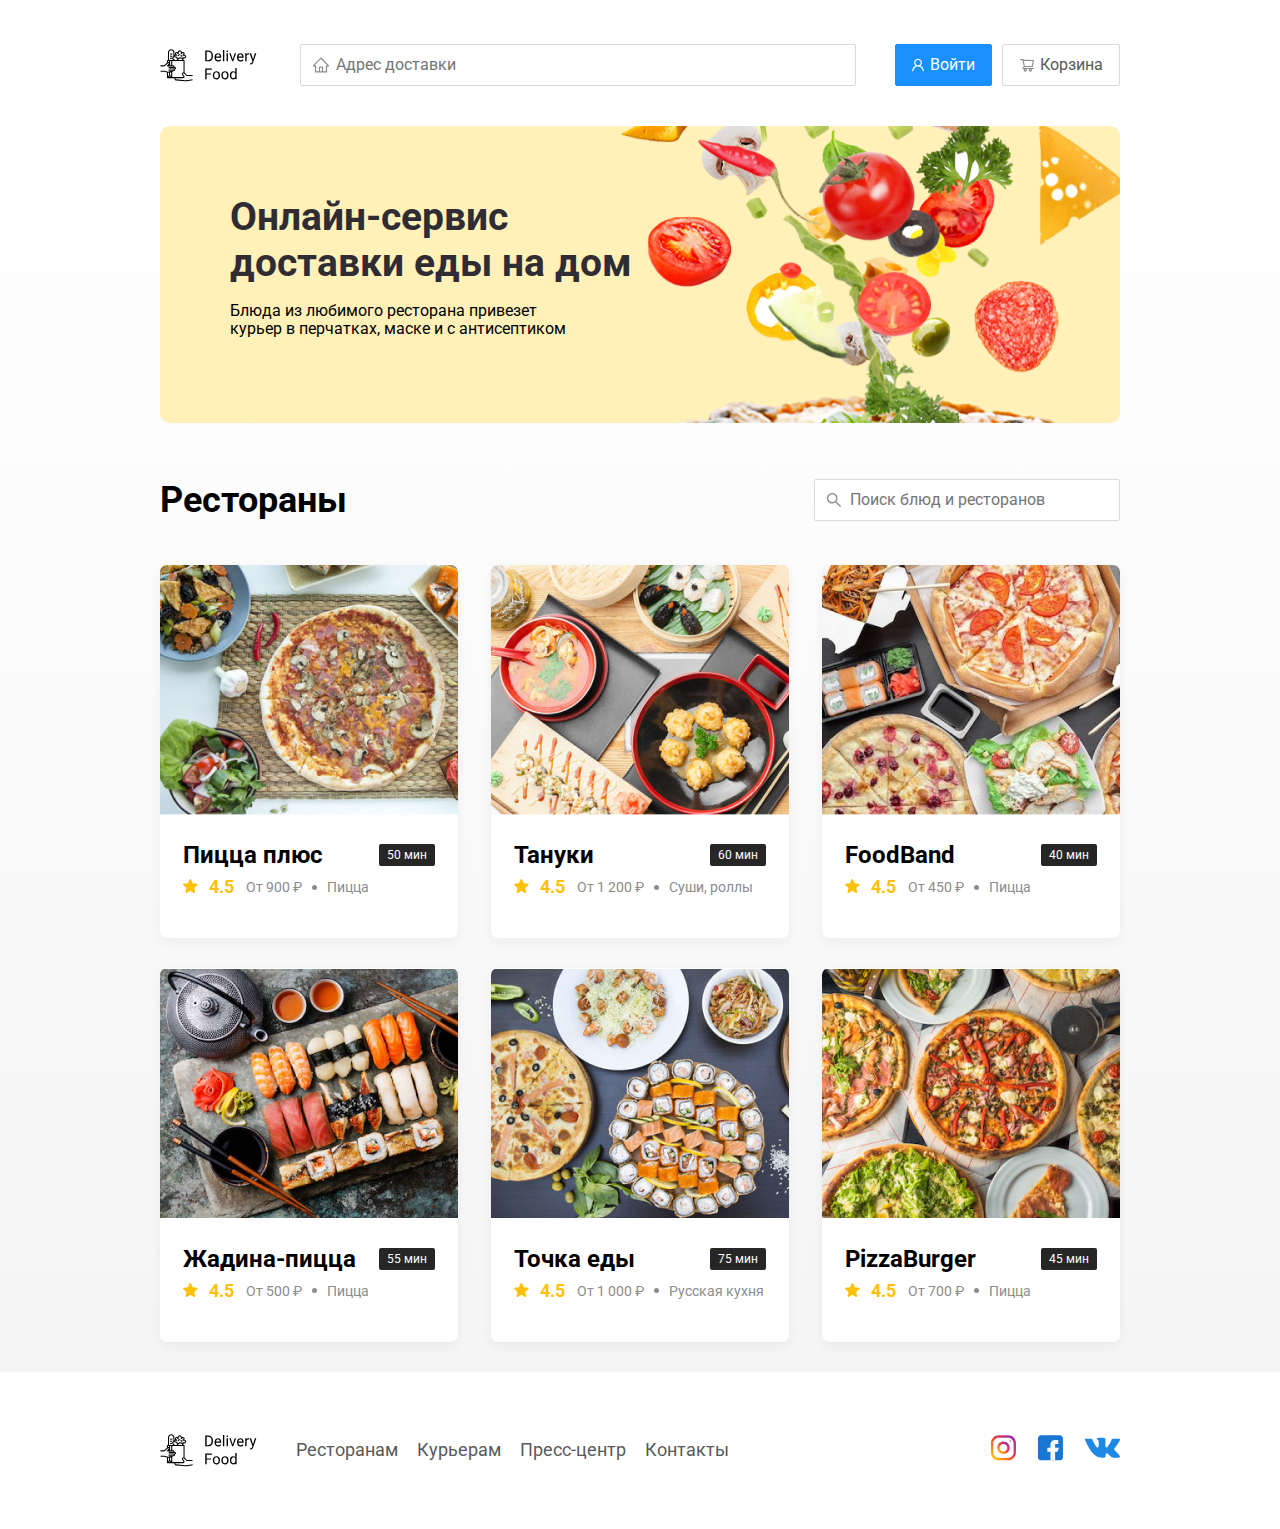
<file: index.html>
<!DOCTYPE html>
<html lang="ru">
<head>
    <meta charset="UTF-8">
    <meta http-equiv="X-UA-Compatible" content="IE=edge">
    <meta name="viewport" content="width=device-width, initial-scale=1.0">
    <title>Delivery Food - доставка еды на дом!</title>
    <link rel="preconnect" href="https://fonts.googleapis.com">
    <link rel="preconnect" href="https://fonts.gstatic.com" crossorigin>
    <link href="https://fonts.googleapis.com/css2?family=Roboto:wght@400;700&display=swap" rel="stylesheet">
    <link rel="stylesheet" href="css/style.css">
</head>
<body>
    <header class="header">
        <div class="container">
            <div class="header-wrapper">
                <img src="/img/logo.svg" alt="Logo: Delivery Food" class="logo">
                <input type="text" class="input search-address" placeholder="Адрес доставки" >
                <div class="buttons">
                    <button class="button button-primary">
                        <img src="/img/user.svg" alt="user" class="button-icon">
                        <span class="button-text">Войти</span>
                    </button>
                    <button class="button">
                        <img src="/img/basket.svg" alt="" class="button-icon">
                        <span class="button-text">Корзина</span>
                    </button>
                </div>
            </div>

        </div>
        <!-- /.container -->
    </header>
    <!-- /.header -->


    <main class="main">
        <section class="promo">
            <div class="container">
                <div class="promo__wrapper">
                    <h1 class="promo__title">Онлайн-сервис <br> доставки еды на дом</h1>
                    <p class="promo_subtitle">
                        Блюда из любимого ресторана привезет <br> курьер в перчатках, маске и с антисептиком
                    </p>
                </div>
            </div>
            <!-- /.promo__block -->
        </section>
        <!-- /.promo -->
    
        <section class="restaurants">
            <div class="container">
                <div class="restaurants__header">
                    <h2 class="restaurants__title">Рестораны</h2>
                    <input type="text" class="input input-search" placeholder="Поиск блюд и ресторанов" >
                </div>
                <div class="cards">
                    <div class="card">
                        <img src="img/image.jpg" alt="image" class="card-image">
                        <div class="card__text">
                            <div class="card__heading">
                                <h3 class="card__title">Пицца плюс</h3>
                                <span class="card__tag tag">50 мин</span>
                                <!-- /.card__tag tag -->
                            </div>
                            <!-- /.card__heading -->
                            <div class="card__info">
                                <div class="rating">
                                    <div class="rating__points">
                                        <img src="/img/star.svg" alt="" class="rating__img">
                                        4.5
                                    </div>
                                    <div class="rating__price">От 900 ₽</div>
                                    <div class="rating__category">Пицца</div>
                                </div>
                            </div>
                            <!-- /.card__info -->
                        </div>
                    </div>
                    <!-- /.card -->
                    <div class="card">
                        <img src="img/tanuki.jpg" alt="image" class="card-image">
                        <div class="card__text">
                            <div class="card__heading">
                                <h3 class="card__title">Тануки</h3>
                                <span class="card__tag tag">60 мин</span>
                                <!-- /.card__tag tag -->
                            </div>
                            <!-- /.card__heading -->
                            <div class="card__info">
                                <div class="rating">
                                    <div class="rating__points">
                                        <img src="/img/star.svg" alt="" class="rating__img">
                                        4.5
                                    </div>
                                    <div class="rating__price">От 1 200 ₽</div>
                                    <div class="rating__category">Суши, роллы</div>
                                </div>
                            </div>
                            <!-- /.card__info -->
                        </div>
                    </div>
                    <!-- /.card -->
                    <div class="card">
                        <img src="img/foodband.jpg" alt="image" class="card-image">
                        <div class="card__text">
                            <div class="card__heading">
                                <h3 class="card__title">FoodBand</h3>
                                <span class="card__tag tag">40 мин</span>
                                <!-- /.card__tag tag -->
                            </div>
                            <!-- /.card__heading -->
                            <div class="card__info">
                                <div class="rating">
                                    <div class="rating__points">
                                        <img src="/img/star.svg" alt="" class="rating__img">
                                        4.5
                                    </div>
                                    <div class="rating__price">От 450 ₽</div>
                                    <div class="rating__category">Пицца</div>
                                </div>
                            </div>
                            <!-- /.card__info -->
                        </div>
                    </div>
                    <!-- /.card -->
                    <div class="card">
                        <img src="img/jadina.jpg" alt="image" class="card-image">
                        <div class="card__text">
                            <div class="card__heading">
                                <h3 class="card__title">Жадина-пицца</h3>
                                <span class="card__tag tag">55 мин</span>
                                <!-- /.card__tag tag -->
                            </div>
                            <!-- /.card__heading -->
                            <div class="card__info">
                                <div class="rating">
                                    <div class="rating__points">
                                        <img src="/img/star.svg" alt="" class="rating__img">
                                        4.5
                                    </div>
                                    <div class="rating__price">От 500 ₽</div>
                                    <div class="rating__category">Пицца</div>
                                </div>
                            </div>
                            <!-- /.card__info -->
                        </div>
                    </div>
                    <!-- /.card -->
                    <div class="card">
                        <img src="img/foodplace.jpg" alt="image" class="card-image">
                        <div class="card__text">
                            <div class="card__heading">
                                <h3 class="card__title">Точка еды</h3>
                                <span class="card__tag tag">75 мин</span>
                                <!-- /.card__tag tag -->
                            </div>
                            <!-- /.card__heading -->
                            <div class="card__info">
                                <div class="rating">
                                    <div class="rating__points">
                                        <img src="/img/star.svg" alt="" class="rating__img">
                                        4.5
                                    </div>
                                    <div class="rating__price">От 1 000 ₽</div>
                                    <div class="rating__category">Русская кухня</div>
                                </div>
                            </div>
                            <!-- /.card__info -->
                        </div>
                    </div>
                    <!-- /.card -->
                    <div class="card">
                        <img src="img/pzbur.jpg" alt="image" class="card-image">
                        <div class="card__text">
                            <div class="card__heading">
                                <h3 class="card__title">PizzaBurger</h3>
                                <span class="card__tag tag">45 мин</span>
                                <!-- /.card__tag tag -->
                            </div>
                            <!-- /.card__heading -->
                            <div class="card__info">
                                <div class="rating">
                                    <div class="rating__points">
                                        <img src="/img/star.svg" alt="" class="rating__img">
                                        4.5
                                    </div>
                                    <div class="rating__price">От 700 ₽</div>
                                    <div class="rating__category">Пицца</div>
                                </div>
                            </div>
                            <!-- /.card__info -->
                        </div>
                    </div>
                    <!-- /.card -->
                </div>
                <!-- /.cards -->
            </div>
        </section>
        <!-- /.restaurants -->
    </main>

    

    <footer class="footer">
        <div class="container">
            <div class="footer__block">
                <img src="img/logo.svg" alt="" class="logo footer__logo">
                <nav class="footer__nav">
                    <a href="#" class="footer__link">Ресторанам</a>
                    <a href="#" class="footer__link">Курьерам</a>
                    <a href="#" class="footer__link">Пресс-центр</a>
                    <a href="#" class="footer__link">Контакты</a>
                </nav>
                <div class="social-links">
                    <a href="#" class="social-link"><img src="img/inst.svg" alt=""></a>
                    <a href="#" class="social-link"><img src="img/fb.svg" alt=""></a>
                    <a href="#" class="social-link"><img src="img/vk.svg" alt=""></a>
                </div>
                <!-- /.social-links -->
            </div>
        </div>
    </footer>
    <!-- /.footer -->
    <script src="js/main.js"></script>
</body>
</html>
</file>
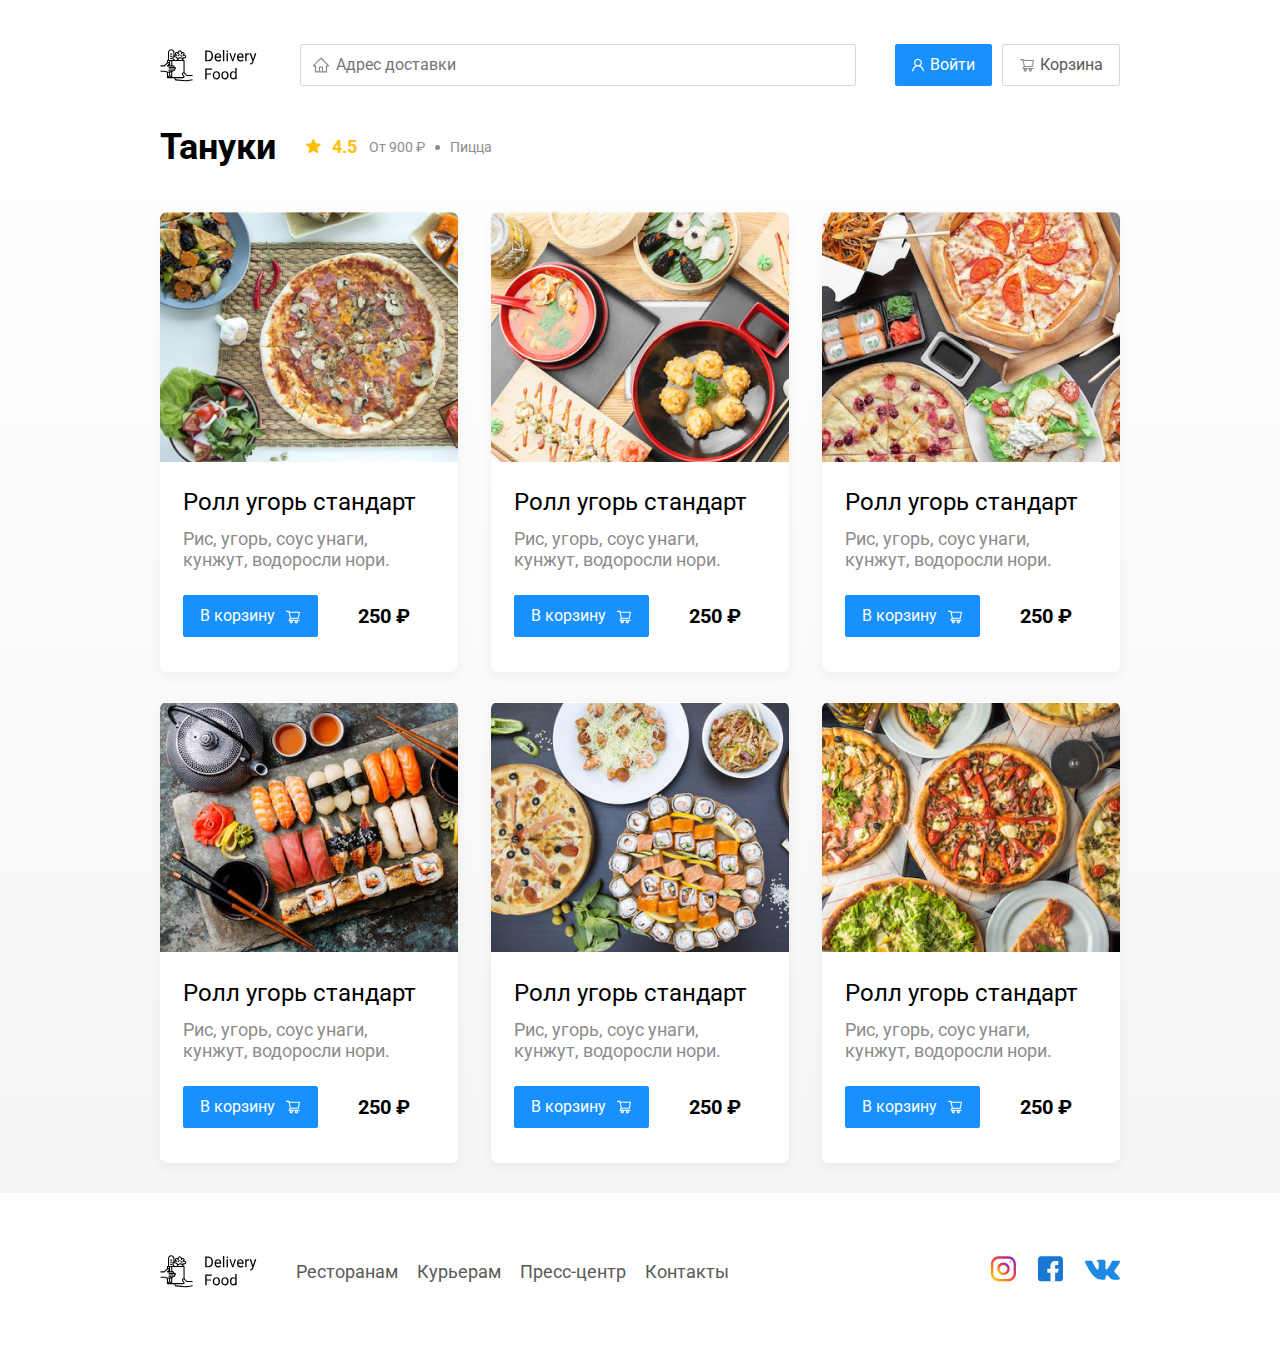
<file: restaurant.html>
<!DOCTYPE html>
<html lang="ru">
<head>
    <meta charset="UTF-8">
    <meta http-equiv="X-UA-Compatible" content="IE=edge">
    <meta name="viewport" content="width=device-width, initial-scale=1.0">
    <title>Тануки</title>
    <link rel="preconnect" href="https://fonts.googleapis.com">
    <link rel="preconnect" href="https://fonts.gstatic.com" crossorigin>
    <link href="https://fonts.googleapis.com/css2?family=Roboto:wght@400;700&display=swap" rel="stylesheet">
    <link rel="stylesheet" href="css/style.css">
</head>
<body>
    <header class="header">
        <div class="container">
            <div class="header-wrapper">
                <img src="/img/logo.svg" alt="Logo: Delivery Food" class="logo">
                <input type="text" class="input search-address" placeholder="Адрес доставки" >
                <div class="buttons">
                    <button class="button button-primary">
                        <img src="/img/user.svg" alt="user" class="button-icon">
                        <span class="button-text">Войти</span>
                    </button>
                    <button class="button" id="cart-button" >
                        <img src="/img/basket.svg" alt="" class="button-icon">
                        <span class="button-text">Корзина</span>
                    </button>
                </div>
            </div>

        </div>
        <!-- /.container -->
    </header>
    <!-- /.header -->


    <main class="main">
        <section class="restaurants">
            <div class="container">
                <div class="restaurants__header">
                    <h2 class="restaurants__title">Тануки</h2>
                    <div class="rating">
                        <div class="rating__points">
                            <img src="/img/star.svg" alt="" class="rating__img">
                            4.5
                        </div>
                        <div class="rating__price">От 900 ₽</div>
                        <div class="rating__category">Пицца</div>
                    </div>
                </div>
                <div class="cards">
                    <div class="card">
                        <img src="img/image.jpg" alt="image" class="card-image">
                        <div class="card__text">
                            <div class="card__heading">
                                <h3 class="card__title card__title_reg">Ролл угорь стандарт</h3>
                            </div>
                            <!-- /.card__heading -->
                            <div class="card__info">
                                    <div class="ingredients">Рис, угорь, соус унаги, кунжут, водоросли нори.</div>
                            </div>
                            <!-- /.card__info -->
                            <div class="card-buttons">
                                <button class="button button-primary">
                                    <span class="button-card-text">В корзину</span>
                                    <img src="img/basketwhite.svg" alt="" class="button-card-image" >
                                </button>
                                <strong class="card-price-bold">250 ₽</strong>
                            </div>
                        </div>
                    </div>
                    <!-- /.card -->
                    <div class="card">
                        <img src="img/tanuki.jpg" alt="image" class="card-image">
                        <div class="card__text">
                            <div class="card__heading">
                                <h3 class="card__title card__title_reg">Ролл угорь стандарт</h3>
                            </div>
                            <!-- /.card__heading -->
                            <div class="card__info">
                                    <div class="ingredients">Рис, угорь, соус унаги, кунжут, водоросли нори.</div>
                            </div>
                            <!-- /.card__info -->
                            <div class="card-buttons">
                                <button class="button button-primary">
                                    <span class="button-card-text">В корзину</span>
                                    <img src="img/basketwhite.svg" alt="" class="button-card-image" >
                                </button>
                                <strong class="card-price-bold">250 ₽</strong>
                            </div>
                        </div>
                    </div>
                    <!-- /.card -->
                    <div class="card">
                        <img src="img/foodband.jpg" alt="image" class="card-image">
                        <div class="card__text">
                            <div class="card__heading">
                                <h3 class="card__title card__title_reg">Ролл угорь стандарт</h3>
                            </div>
                            <!-- /.card__heading -->
                            <div class="card__info">
                                    <div class="ingredients">Рис, угорь, соус унаги, кунжут, водоросли нори.</div>
                            </div>
                            <!-- /.card__info -->
                            <div class="card-buttons">
                                <button class="button button-primary">
                                    <span class="button-card-text">В корзину</span>
                                    <img src="img/basketwhite.svg" alt="" class="button-card-image" >
                                </button>
                                <strong class="card-price-bold">250 ₽</strong>
                            </div>
                        </div>
                    </div>
                    <!-- /.card -->
                    <div class="card">
                        <img src="img/jadina.jpg" alt="image" class="card-image">
                        <div class="card__text">
                            <div class="card__heading">
                                <h3 class="card__title card__title_reg">Ролл угорь стандарт</h3>
                            </div>
                            <!-- /.card__heading -->
                            <div class="card__info">
                                    <div class="ingredients">Рис, угорь, соус унаги, кунжут, водоросли нори.</div>
                            </div>
                            <!-- /.card__info -->
                            <div class="card-buttons">
                                <button class="button button-primary">
                                    <span class="button-card-text">В корзину</span>
                                    <img src="img/basketwhite.svg" alt="" class="button-card-image" >
                                </button>
                                <strong class="card-price-bold">250 ₽</strong>
                            </div>
                        </div>
                    </div>
                    <!-- /.card -->
                    <div class="card">
                        <img src="img/foodplace.jpg" alt="image" class="card-image">
                        <div class="card__text">
                            <div class="card__heading">
                                <h3 class="card__title card__title_reg">Ролл угорь стандарт</h3>
                            </div>
                            <!-- /.card__heading -->
                            <div class="card__info">
                                    <div class="ingredients">Рис, угорь, соус унаги, кунжут, водоросли нори.</div>
                            </div>
                            <!-- /.card__info -->
                            <div class="card-buttons">
                                <button class="button button-primary">
                                    <span class="button-card-text">В корзину</span>
                                    <img src="img/basketwhite.svg" alt="" class="button-card-image" >
                                </button>
                                <strong class="card-price-bold">250 ₽</strong>
                            </div>
                        </div>
                    </div>
                    <!-- /.card -->
                    <div class="card">
                        <img src="img/pzbur.jpg" alt="image" class="card-image">
                        <div class="card__text">
                            <div class="card__heading">
                                <h3 class="card__title card__title_reg">Ролл угорь стандарт</h3>
                            </div>
                            <!-- /.card__heading -->
                            <div class="card__info">
                                    <div class="ingredients">Рис, угорь, соус унаги, кунжут, водоросли нори.</div>
                            </div>
                            <!-- /.card__info -->
                            <div class="card-buttons">
                                <button class="button button-primary">
                                    <span class="button-card-text">В корзину</span>
                                    <img src="img/basketwhite.svg" alt="" class="button-card-image" >
                                </button>
                                <strong class="card-price-bold">250 ₽</strong>
                            </div>
                        </div>
                    </div>
                    <!-- /.card -->
                </div>
                <!-- /.cards -->
            </div>
        </section>
        <!-- /.restaurants -->
    </main>

    

    <footer class="footer">
        <div class="container">
            <div class="footer__block">
                <img src="img/logo.svg" alt="" class="logo footer__logo">
                <nav class="footer__nav">
                    <a href="#" class="footer__link">Ресторанам</a>
                    <a href="#" class="footer__link">Курьерам</a>
                    <a href="#" class="footer__link">Пресс-центр</a>
                    <a href="#" class="footer__link">Контакты</a>
                </nav>
                <div class="social-links">
                    <a href="#" class="social-link"><img src="img/inst.svg" alt=""></a>
                    <a href="#" class="social-link"><img src="img/fb.svg" alt=""></a>
                    <a href="#" class="social-link"><img src="img/vk.svg" alt=""></a>
                </div>
                <!-- /.social-links -->
            </div>
        </div>
    </footer>
    <!-- /.footer -->
    <div class="modal">
        <div class="modal__dialog">
            <div class="modal-header">
                <h3 class="modal-header__title">Корзина</h3>
                <button class="modal-header__close">&times;</button>
            </div>
            <!-- /.modal-header -->
            <div class="modal-body">
                <div class="foods">
                    <div class="foods__row">
                        <span class="foods__name">Ролл угорь стандарт</span>
                        <strong class="foods__price">250 ₽</strong>
                        <div class="foods__counter">
                            <button class="counter-button">-</button>
                            <span class="counter">1</span>
                            <button class="counter-button">+</button>
                        </div>
                    </div>
                    <div class="foods__row">
                        <span class="foods__name">Ролл угорь стандарт</span>
                        <strong class="foods__price">250 ₽</strong>
                        <div class="foods__counter">
                            <button class="counter-button">-</button>
                            <span class="counter">1</span>
                            <button class="counter-button">+</button>
                        </div>
                    </div>
                    <div class="foods__row">
                        <span class="foods__name">Ролл угорь стандарт</span>
                        <strong class="foods__price">250 ₽</strong>
                        <div class="foods__counter">
                            <button class="counter-button">-</button>
                            <span class="counter">1</span>
                            <button class="counter-button">+</button>
                        </div>
                    </div>
                    <div class="foods__row">
                        <span class="foods__name">Ролл угорь стандарт</span>
                        <strong class="foods__price">250 ₽</strong>
                        <div class="foods__counter">
                            <button class="counter-button">-</button>
                            <span class="counter">1</span>
                            <button class="counter-button">+</button>
                        </div>
                    </div>
                    <div class="foods__row">
                        <span class="foods__name">Ролл угорь стандарт</span>
                        <strong class="foods__price">250 ₽</strong>
                        <div class="foods__counter">
                            <button class="counter-button">-</button>
                            <span class="counter">1</span>
                            <button class="counter-button">+</button>
                        </div>
                    </div>
                </div>
                <!-- /.food -->
            </div>
            <!-- /.modal-body -->
            <div class="modal-footer">
                <span class="modal-pricetag">1250 ₽</span>
                <div class="footer-buttons">
                    <button class="button button-primary">Оформить заказ</button>
                    <button class="button">Отмена</button>
                </div>
            </div>
        </div>
    </div>

    <script src="js/main.js"></script>
</body>
</html>
</file>
<file: css/style.css>
/*! normalize.css v8.0.1 | MIT License | github.com/necolas/normalize.css */
/* Document
   ========================================================================== */
/**
 * 1. Correct the line height in all browsers.
 * 2. Prevent adjustments of font size after orientation changes in iOS.
 */
html {
  line-height: 1.15; /* 1 */
  -webkit-text-size-adjust: 100%; /* 2 */
}

/* Sections
   ========================================================================== */
/**
 * Remove the margin in all browsers.
 */
body {
  margin: 0;
}

/**
 * Render the `main` element consistently in IE.
 */
main {
  display: block;
}

/**
 * Correct the font size and margin on `h1` elements within `section` and
 * `article` contexts in Chrome, Firefox, and Safari.
 */
h1 {
  font-size: 2em;
  margin: 0.67em 0;
}

/* Grouping content
   ========================================================================== */
/**
 * 1. Add the correct box sizing in Firefox.
 * 2. Show the overflow in Edge and IE.
 */
hr {
  box-sizing: content-box; /* 1 */
  height: 0; /* 1 */
  overflow: visible; /* 2 */
}

/**
 * 1. Correct the inheritance and scaling of font size in all browsers.
 * 2. Correct the odd `em` font sizing in all browsers.
 */
pre {
  font-family: monospace, monospace; /* 1 */
  font-size: 1em; /* 2 */
}

/* Text-level semantics
   ========================================================================== */
/**
 * Remove the gray background on active links in IE 10.
 */
a {
  background-color: transparent;
}

/**
 * 1. Remove the bottom border in Chrome 57-
 * 2. Add the correct text decoration in Chrome, Edge, IE, Opera, and Safari.
 */
abbr[title] {
  border-bottom: none; /* 1 */
  text-decoration: underline; /* 2 */
  -webkit-text-decoration: underline dotted;
          text-decoration: underline dotted; /* 2 */
}

/**
 * Add the correct font weight in Chrome, Edge, and Safari.
 */
b,
strong {
  font-weight: bolder;
}

/**
 * 1. Correct the inheritance and scaling of font size in all browsers.
 * 2. Correct the odd `em` font sizing in all browsers.
 */
code,
kbd,
samp {
  font-family: monospace, monospace; /* 1 */
  font-size: 1em; /* 2 */
}

/**
 * Add the correct font size in all browsers.
 */
small {
  font-size: 80%;
}

/**
 * Prevent `sub` and `sup` elements from affecting the line height in
 * all browsers.
 */
sub,
sup {
  font-size: 75%;
  line-height: 0;
  position: relative;
  vertical-align: baseline;
}

sub {
  bottom: -0.25em;
}

sup {
  top: -0.5em;
}

/* Embedded content
   ========================================================================== */
/**
 * Remove the border on images inside links in IE 10.
 */
img {
  border-style: none;
}

/* Forms
   ========================================================================== */
/**
 * 1. Change the font styles in all browsers.
 * 2. Remove the margin in Firefox and Safari.
 */
button,
input,
optgroup,
select,
textarea {
  font-family: inherit; /* 1 */
  font-size: 100%; /* 1 */
  line-height: 1.15; /* 1 */
  margin: 0; /* 2 */
}

/**
 * Show the overflow in IE.
 * 1. Show the overflow in Edge.
 */
button,
input { /* 1 */
  overflow: visible;
}

/**
 * Remove the inheritance of text transform in Edge, Firefox, and IE.
 * 1. Remove the inheritance of text transform in Firefox.
 */
button,
select { /* 1 */
  text-transform: none;
}

/**
 * Correct the inability to style clickable types in iOS and Safari.
 */
button,
[type=button],
[type=reset],
[type=submit] {
  -webkit-appearance: button;
}

/**
 * Remove the inner border and padding in Firefox.
 */
button::-moz-focus-inner,
[type=button]::-moz-focus-inner,
[type=reset]::-moz-focus-inner,
[type=submit]::-moz-focus-inner {
  border-style: none;
  padding: 0;
}

/**
 * Restore the focus styles unset by the previous rule.
 */
button:-moz-focusring,
[type=button]:-moz-focusring,
[type=reset]:-moz-focusring,
[type=submit]:-moz-focusring {
  outline: 1px dotted ButtonText;
}

/**
 * Correct the padding in Firefox.
 */
fieldset {
  padding: 0.35em 0.75em 0.625em;
}

/**
 * 1. Correct the text wrapping in Edge and IE.
 * 2. Correct the color inheritance from `fieldset` elements in IE.
 * 3. Remove the padding so developers are not caught out when they zero out
 *    `fieldset` elements in all browsers.
 */
legend {
  box-sizing: border-box; /* 1 */
  color: inherit; /* 2 */
  display: table; /* 1 */
  max-width: 100%; /* 1 */
  padding: 0; /* 3 */
  white-space: normal; /* 1 */
}

/**
 * Add the correct vertical alignment in Chrome, Firefox, and Opera.
 */
progress {
  vertical-align: baseline;
}

/**
 * Remove the default vertical scrollbar in IE 10+.
 */
textarea {
  overflow: auto;
}

/**
 * 1. Add the correct box sizing in IE 10.
 * 2. Remove the padding in IE 10.
 */
[type=checkbox],
[type=radio] {
  box-sizing: border-box; /* 1 */
  padding: 0; /* 2 */
}

/**
 * Correct the cursor style of increment and decrement buttons in Chrome.
 */
[type=number]::-webkit-inner-spin-button,
[type=number]::-webkit-outer-spin-button {
  height: auto;
}

/**
 * 1. Correct the odd appearance in Chrome and Safari.
 * 2. Correct the outline style in Safari.
 */
[type=search] {
  -webkit-appearance: textfield; /* 1 */
  outline-offset: -2px; /* 2 */
}

/**
 * Remove the inner padding in Chrome and Safari on macOS.
 */
[type=search]::-webkit-search-decoration {
  -webkit-appearance: none;
}

/**
 * 1. Correct the inability to style clickable types in iOS and Safari.
 * 2. Change font properties to `inherit` in Safari.
 */
::-webkit-file-upload-button {
  -webkit-appearance: button; /* 1 */
  font: inherit; /* 2 */
}

/* Interactive
   ========================================================================== */
/*
 * Add the correct display in Edge, IE 10+, and Firefox.
 */
details {
  display: block;
}

/*
 * Add the correct display in all browsers.
 */
summary {
  display: list-item;
}

/* Misc
   ========================================================================== */
/**
 * Add the correct display in IE 10+.
 */
template {
  display: none;
}

/**
 * Add the correct display in IE 10.
 */
[hidden] {
  display: none;
}

* {
  box-sizing: border-box;
}

h1, h2 {
  margin: 0;
  padding: 0;
}

body {
  font-family: "Roboto", sans-serif;
}

.container {
  max-width: 1200px;
  margin: 0 auto;
}

.input {
  background: #FFFFFF;
  color: #BFBFBF;
  border: 1px solid #D9D9D9;
  border-radius: 2px;
  font-weight: 400;
  font-size: 16px;
  line-height: 24px;
  padding: 8px;
  padding-left: 35px;
  background-repeat: no-repeat;
  background-position: left 11px center;
}

.main {
  background: linear-gradient(180deg, rgba(245, 245, 245, 0) 1.04%, #F5F5F5 100%);
}

.header {
  padding-top: 44px;
  margin-bottom: 40px;
}
.header-wrapper {
  display: flex;
  justify-content: space-between;
  align-items: center;
}

.search-address {
  background-image: url(../img/home.svg);
  flex-grow: 0.8;
}

.buttons {
  display: flex;
  align-items: center;
}

.button {
  display: flex;
  align-items: center;
  padding: 8px 16px;
  background: #FFFFFF;
  border: 1px solid #D9D9D9;
  box-shadow: 0px 0px 2px rgba(0, 0, 0, 0.0015);
  border-radius: 2px;
  color: #595959;
  font-size: 16px;
  line-height: 24px;
}
.button:not(:last-child) {
  margin-right: 10px;
}
.button-primary {
  background: #1890FF;
  color: #FFFFFF;
  border: 1px solid #1890FF;
}
.button-icon {
  margin-right: 6px;
}
.button-card-text {
  margin-right: 10px;
}

.promo__wrapper {
  background: #FFF1B8 url(../img/svetik.png) top right -200px no-repeat;
  border-radius: 10px;
  padding: 68px 70px;
  margin-bottom: 56px;
}
.promo__title {
  font-style: normal;
  font-weight: 700;
  font-size: 39px;
  line-height: 46px;
  color: #302C34;
}
.promo__subtitle {
  font-weight: 400;
  font-size: 24px;
  line-height: 28px;
  color: #302C34;
}

.restaurants__header {
  display: flex;
  align-items: center;
  margin-bottom: 44px;
}
.restaurants__title {
  font-weight: 700;
  font-size: 36px;
  line-height: 42px;
  color: #000000;
  margin-right: 30px;
}

.input-search {
  background-image: url(../img/lupa.svg);
  width: 306px;
  margin-left: auto;
}

.cards {
  display: flex;
  flex-wrap: wrap;
  align-items: flex-start;
  justify-content: space-between;
}

.card {
  background: #FFFFFF;
  box-shadow: 0px 4px 12px rgba(0, 0, 0, 0.05);
  border-radius: 7px;
  overflow: hidden;
  margin-bottom: 30px;
  flex-basis: 31%;
}
.card-image {
  width: 384px;
  height: 250px;
  -o-object-fit: cover;
     object-fit: cover;
}
.card__text {
  padding-top: 20px;
  padding-bottom: 35px;
  padding-left: 23px;
  padding-right: 23px;
}
.card__heading {
  display: flex;
  align-items: center;
  justify-content: space-between;
}
.card__title {
  margin: 0;
  font-weight: 700;
  font-size: 24px;
  line-height: 32px;
  color: #000000;
}
.card__title_reg {
  font-weight: 400;
  margin-bottom: 10px;
}
.card__tag {
  padding: 1px 8px;
  background: #262626;
  border-radius: 2px;
  font-weight: 400;
  font-size: 12px;
  line-height: 20px;
  color: #FFFFFF;
}
.card-price-bold {
  font-weight: bold;
  font-size: 20px;
  line-height: 32px;
  margin-left: 30px;
}
.card-buttons {
  display: flex;
  align-items: center;
  margin-top: 24px;
}

.rating {
  display: flex;
  align-items: center;
  flex-wrap: wrap;
}
.rating__points {
  margin-right: 26px;
  font-weight: 700;
  font-size: 18px;
  line-height: 32px;
  color: #FFC107;
}
.rating__price {
  font-weight: 400;
  font-size: 18px;
  line-height: 32px;
  color: #8C8C8C;
  margin-right: 10px;
}
.rating__price::after {
  content: "";
  width: 5px;
  height: 5px;
  background-color: #8C8C8C;
  border-radius: 50%;
  display: inline-block;
  vertical-align: middle;
  margin-left: 10px;
  position: relative;
  top: -1px;
}
.rating__category {
  font-weight: 400;
  font-size: 18px;
  line-height: 32px;
  color: #8C8C8C;
}
.rating__img {
  margin-right: 7px;
}

.ingredients {
  font-weight: 400;
  font-size: 18px;
  line-height: 21px;
  color: #8C8C8C;
  margin-bottom: 25px;
}

.footer {
  padding: 60px 0;
}
.footer__block {
  display: flex;
  align-items: center;
  justify-content: space-between;
}
.footer__link {
  display: inline-block;
  font-weight: 400;
  font-size: 18px;
  line-height: 21px;
  color: #595959;
  text-decoration: none;
}
.footer__link:not(:last-child) {
  margin-right: 15px;
}
.footer__nav {
  margin-left: 35px;
  margin-right: auto;
}

.social-links {
  display: flex;
  align-items: center;
}

.social-link:not(:last-child) {
  margin-right: 21px;
}

.modal {
  position: fixed;
  left: 0;
  top: 0;
  width: 100%;
  height: 100%;
  background: rgba(0, 0, 0, 0.4);
  display: none;
}
.modal__dialog {
  max-width: 780px;
  width: 95%;
  background: #FFFFFF;
  border-radius: 5px;
  margin: auto;
  padding: 40px 45px;
}
.modal-header {
  display: flex;
  justify-content: space-between;
  margin-bottom: 45px;
}
.modal-header__title {
  margin: 0;
  font-weight: 700;
  font-size: 36px;
  line-height: 42px;
  color: #000000;
}
.modal-header__close {
  font-size: 36px;
  border: none;
  background-color: transparent;
  cursor: pointer;
}
.modal-footer {
  display: flex;
  align-items: center;
  justify-content: space-between;
}
.modal-body {
  margin-bottom: 52px;
}
.modal-pricetag {
  background: #262626;
  border-radius: 5px;
  color: white;
  padding: 15px 20px;
  font-size: 20px;
  line-height: 23px;
}

.foods__row {
  display: flex;
  align-items: flex-start;
  justify-content: space-between;
  padding-bottom: 8px;
  border-bottom: 1px solid #d9d9d9;
  margin-bottom: 15px;
}
.foods__name {
  font-weight: 400;
  font-size: 18px;
  line-height: 32px;
  color: #000000;
}
.foods__price {
  margin-left: auto;
  margin-right: 47px;
  font-weight: 700;
  font-size: 20px;
  line-height: 32px;
}
.foods__counter {
  display: flex;
  align-items: center;
}

.counter-button {
  background: #FFFFFF;
  border: 1px solid #40A9FF;
  border-radius: 2px;
  width: 39px;
  height: 32px;
  font-size: 14px;
  line-height: 22px;
  color: #40A9FF;
}

.counter {
  font-size: 16px;
  line-height: 24px;
  margin-left: 10px;
  margin-right: 10px;
}

.footer-buttons {
  display: flex;
  align-items: center;
}

.is-open {
  display: flex;
}

@media (max-width: 1366px) {
  .container {
    max-width: 960px;
  }
  .rating__price, .rating__category {
    font-size: 14px;
  }
  .rating__category {
    text-overflow: ellipsis;
    overflow: hidden;
    white-space: nowrap;
    max-width: 150px;
  }
  .rating__points {
    margin-right: 12px;
  }
}
@media (max-width: 992px) {
  .container {
    max-width: 750px;
  }
  .promo__wrapper {
    padding: 50px;
    background-size: cover;
    background-position: center right -300px;
  }
  .promo__subtitle {
    font-size: 18px;
    max-width: 400px;
  }
  .card {
    flex-basis: 49%;
  }
  .footer__link {
    font-size: 14px;
  }
}
@media (max-width: 768px) {
  .container {
    max-width: 560px;
  }
  .card__info {
    flex-wrap: wrap;
  }
  .card__title {
    font-size: 18px;
  }
  .card .rating__points {
    flex-basis: 100%;
  }
  .promo__title {
    font-size: 24px;
    line-height: 1.4;
    margin-bottom: 15px;
  }
  .promo__wrapper {
    background-size: cover;
  }
  .promo_subtitle {
    margin-top: 0;
  }
}
@media (max-width: 578px) {
  .container {
    width: 90%;
  }
  .header-wrapper {
    flex-wrap: wrap;
  }
  .search-address {
    flex-grow: 1;
    margin-top: 15px;
    order: 5;
  }
  .promo__wrapper {
    background-image: none;
  }
  .promo__title {
    margin-bottom: 10px;
  }
  .restaurants__title {
    font-size: 20px;
  }
  .card {
    flex-basis: 100%;
  }
  .card-image {
    width: 100%;
  }
  .footer {
    padding: 30px 0;
  }
  .footer__block {
    align-items: flex-start;
  }
  .footer__nav {
    margin-left: 0;
    order: 0;
    margin-right: 0;
    display: flex;
    flex-direction: column;
  }
  .footer__logo {
    order: 1;
    margin-right: 20px;
  }
  .social-links {
    order: 2;
  }
}
@media (max-width: 480px) {
  .button {
    min-height: 40px;
  }
  .button-text {
    display: none;
  }
  .button-icon {
    margin: 0;
  }
  .promo__wrapper {
    padding: 20px;
  }
  .restaurants__header {
    flex-wrap: wrap;
  }
  .footer__block {
    flex-wrap: wrap;
    flex-direction: column;
    align-items: center;
  }
  .footer__logo {
    order: 0;
    margin-bottom: 20px;
  }
  .footer__nav {
    margin-bottom: 20px;
    text-align: center;
  }
  .footer__link:not(:last-child) {
    margin-right: 0;
  }
}/*# sourceMappingURL=style.css.map */
</file>
